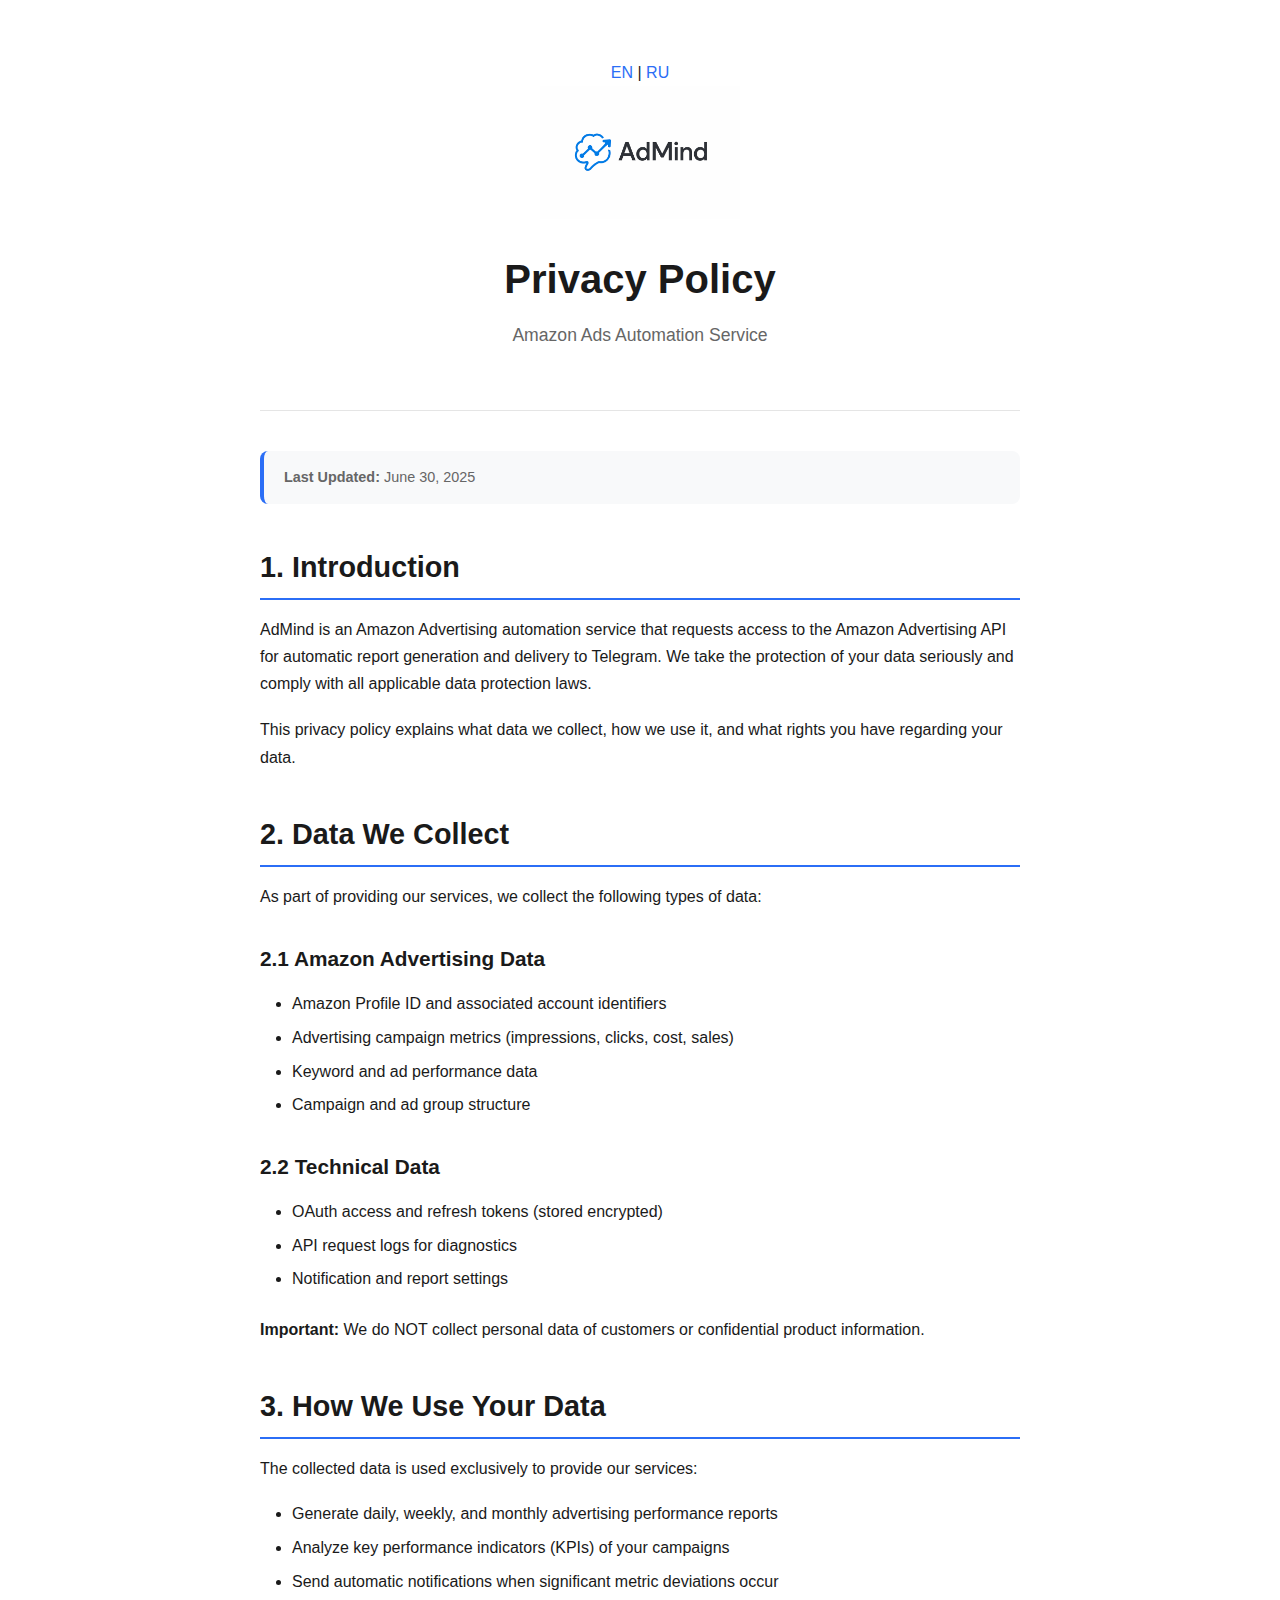
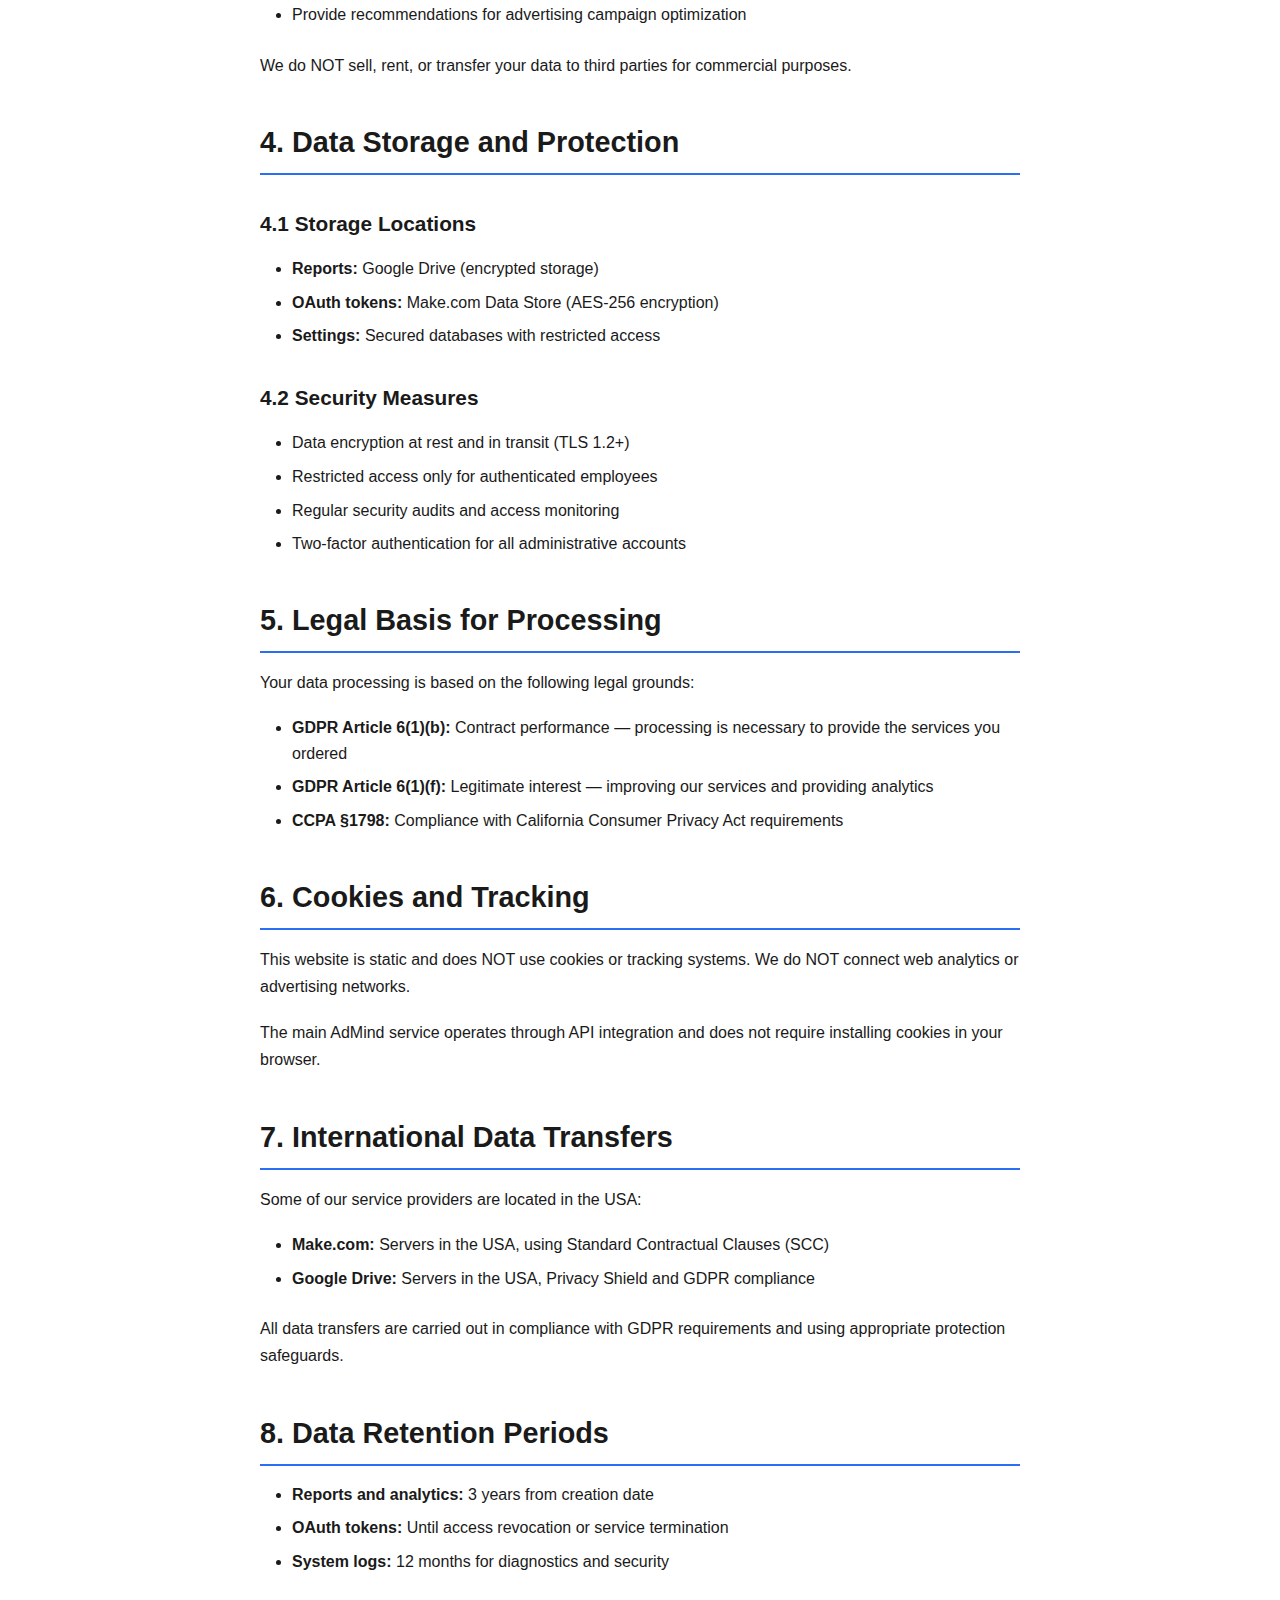
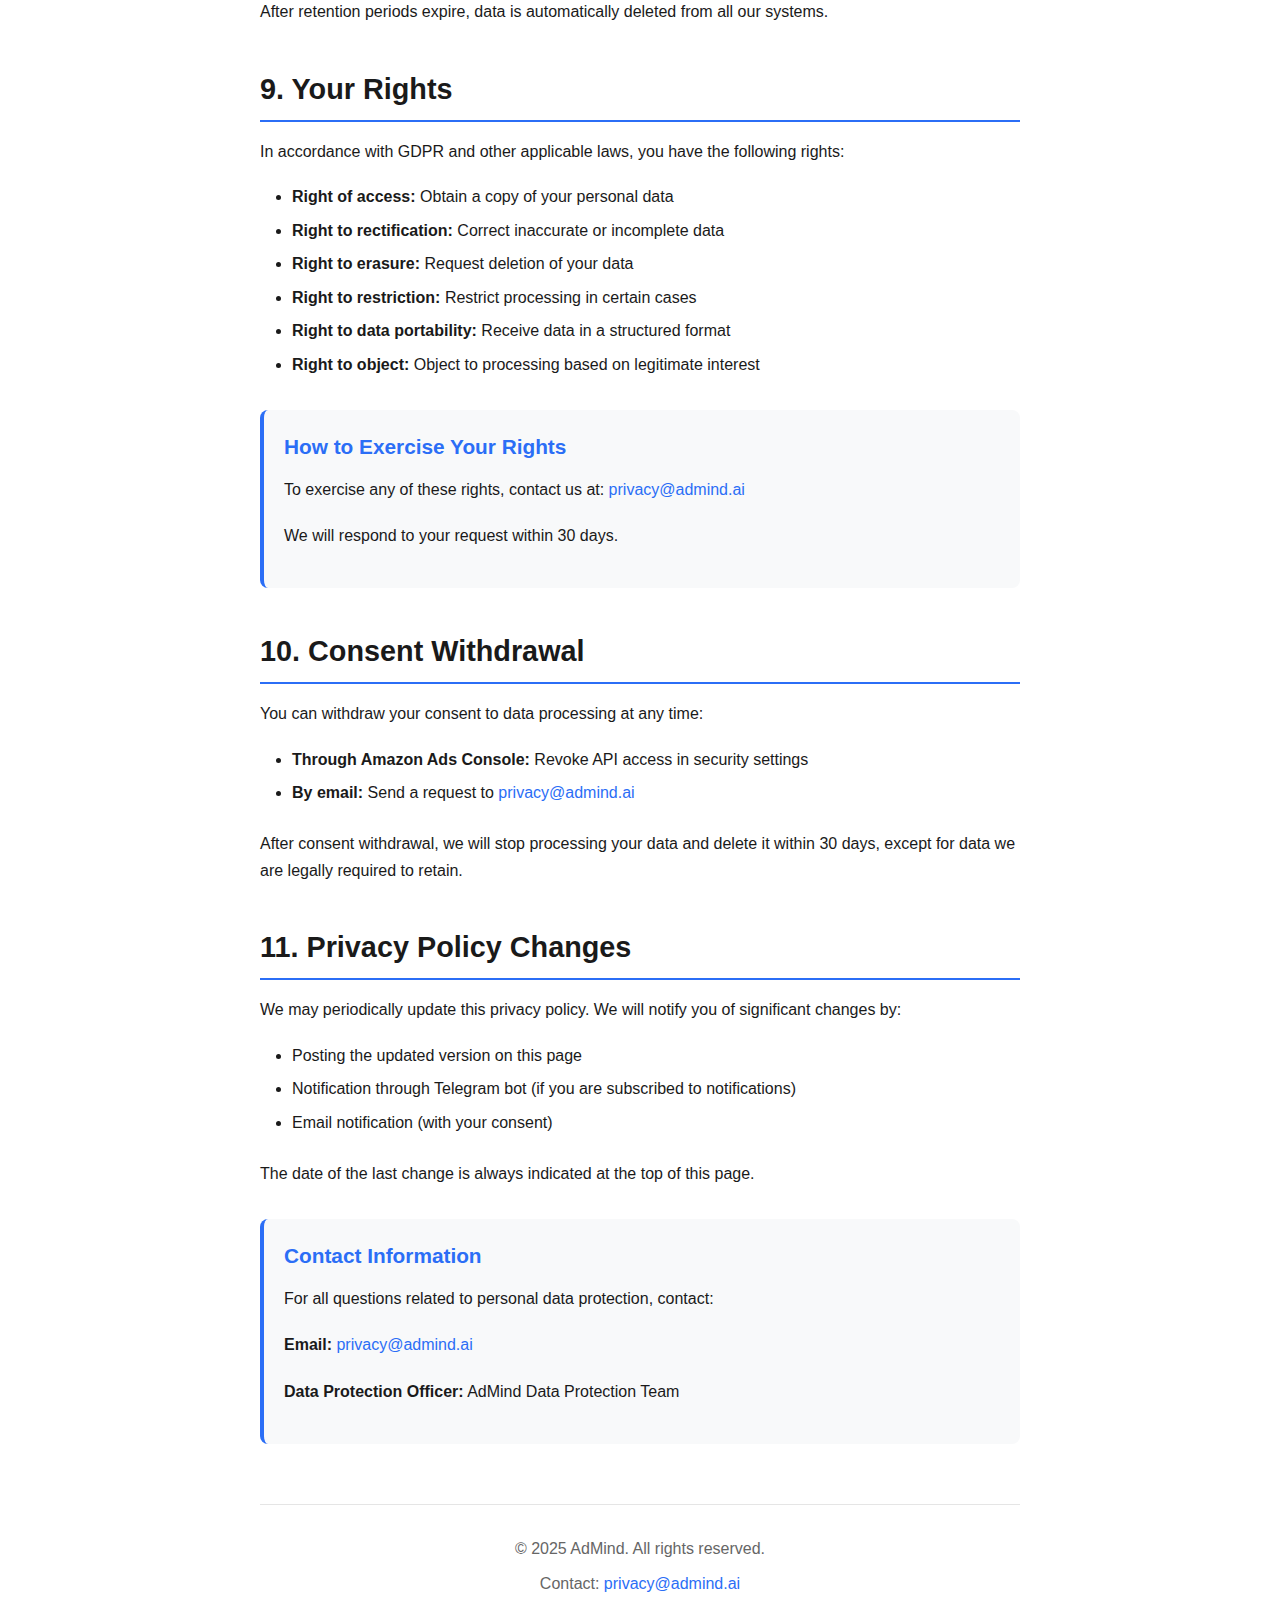
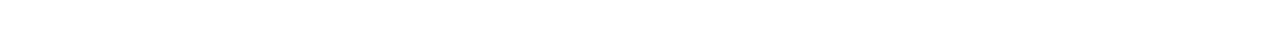
<file: index.html>
<!DOCTYPE html>
<html lang="en">
<head>
    <meta charset="UTF-8">
    <meta name="viewport" content="width=device-width, initial-scale=1.0">
    <meta name="description" content="Privacy Policy for AdMind service — Amazon Ads automation and reporting.">
    <meta name="keywords" content="AdMind, Amazon Ads, privacy policy, GDPR, CCPA">
    <meta name="author" content="AdMind">
    
    <!-- Open Graph / Facebook -->
    <meta property="og:type" content="website">
    <meta property="og:url" content="https://nasyryllauly.github.io/admind-privacy/">
    <meta property="og:title" content="Privacy Policy — AdMind">
    <meta property="og:description" content="Privacy Policy for AdMind service — Amazon Ads automation and reporting.">
    <meta property="og:image" content="assets/logo_admind_120x120.png">

    <!-- Twitter -->
    <meta property="twitter:card" content="summary">
    <meta property="twitter:url" content="https://nasyryllauly.github.io/admind-privacy/">
    <meta property="twitter:title" content="Privacy Policy — AdMind">
    <meta property="twitter:description" content="Privacy Policy for AdMind service — Amazon Ads automation and reporting.">
    <meta property="twitter:image" content="assets/logo_admind_120x120.png">
    
    <title>Privacy Policy — AdMind</title>
    <link rel="icon" type="image/png" href="assets/logo_admind_120x120.png">
    <link rel="stylesheet" href="style.css">
</head>
<body>
    <div class="container">
        <header class="header">
            <div class="language-switcher">
                <a href="index.html" class="lang-link active">EN</a>
                <span class="lang-separator">|</span>
                <a href="index_ru.html" class="lang-link">RU</a>
            </div>
            <img src="assets/logo_admind_horizontal.png" alt="AdMind Logo" class="logo">
            <h1>Privacy Policy</h1>
            <p class="subtitle">Amazon Ads Automation Service</p>
        </header>

        <main class="content">
            <div class="last-updated">
                <strong>Last Updated:</strong> June 30, 2025
            </div>

            <section id="introduction">
                <h2>1. Introduction</h2>
                <p>AdMind is an Amazon Advertising automation service that requests access to the Amazon Advertising API for automatic report generation and delivery to Telegram. We take the protection of your data seriously and comply with all applicable data protection laws.</p>
                
                <p>This privacy policy explains what data we collect, how we use it, and what rights you have regarding your data.</p>
            </section>

            <section id="data-collection">
                <h2>2. Data We Collect</h2>
                <p>As part of providing our services, we collect the following types of data:</p>
                
                <h3>2.1 Amazon Advertising Data</h3>
                <ul>
                    <li>Amazon Profile ID and associated account identifiers</li>
                    <li>Advertising campaign metrics (impressions, clicks, cost, sales)</li>
                    <li>Keyword and ad performance data</li>
                    <li>Campaign and ad group structure</li>
                </ul>

                <h3>2.2 Technical Data</h3>
                <ul>
                    <li>OAuth access and refresh tokens (stored encrypted)</li>
                    <li>API request logs for diagnostics</li>
                    <li>Notification and report settings</li>
                </ul>

                <p><strong>Important:</strong> We do NOT collect personal data of customers or confidential product information.</p>
            </section>

            <section id="data-usage">
                <h2>3. How We Use Your Data</h2>
                <p>The collected data is used exclusively to provide our services:</p>
                
                <ul>
                    <li>Generate daily, weekly, and monthly advertising performance reports</li>
                    <li>Analyze key performance indicators (KPIs) of your campaigns</li>
                    <li>Send automatic notifications when significant metric deviations occur</li>
                    <li>Provide recommendations for advertising campaign optimization</li>
                </ul>

                <p>We do NOT sell, rent, or transfer your data to third parties for commercial purposes.</p>
            </section>

            <section id="data-storage">
                <h2>4. Data Storage and Protection</h2>
                <h3>4.1 Storage Locations</h3>
                <ul>
                    <li><strong>Reports:</strong> Google Drive (encrypted storage)</li>
                    <li><strong>OAuth tokens:</strong> Make.com Data Store (AES-256 encryption)</li>
                    <li><strong>Settings:</strong> Secured databases with restricted access</li>
                </ul>

                <h3>4.2 Security Measures</h3>
                <ul>
                    <li>Data encryption at rest and in transit (TLS 1.2+)</li>
                    <li>Restricted access only for authenticated employees</li>
                    <li>Regular security audits and access monitoring</li>
                    <li>Two-factor authentication for all administrative accounts</li>
                </ul>
            </section>

            <section id="legal-basis">
                <h2>5. Legal Basis for Processing</h2>
                <p>Your data processing is based on the following legal grounds:</p>
                
                <ul>
                    <li><strong>GDPR Article 6(1)(b):</strong> Contract performance — processing is necessary to provide the services you ordered</li>
                    <li><strong>GDPR Article 6(1)(f):</strong> Legitimate interest — improving our services and providing analytics</li>
                    <li><strong>CCPA §1798:</strong> Compliance with California Consumer Privacy Act requirements</li>
                </ul>
            </section>

            <section id="cookies">
                <h2>6. Cookies and Tracking</h2>
                <p>This website is static and does NOT use cookies or tracking systems. We do NOT connect web analytics or advertising networks.</p>
                
                <p>The main AdMind service operates through API integration and does not require installing cookies in your browser.</p>
            </section>

            <section id="international-transfers">
                <h2>7. International Data Transfers</h2>
                <p>Some of our service providers are located in the USA:</p>
                
                <ul>
                    <li><strong>Make.com:</strong> Servers in the USA, using Standard Contractual Clauses (SCC)</li>
                    <li><strong>Google Drive:</strong> Servers in the USA, Privacy Shield and GDPR compliance</li>
                </ul>

                <p>All data transfers are carried out in compliance with GDPR requirements and using appropriate protection safeguards.</p>
            </section>

            <section id="retention">
                <h2>8. Data Retention Periods</h2>
                <ul>
                    <li><strong>Reports and analytics:</strong> 3 years from creation date</li>
                    <li><strong>OAuth tokens:</strong> Until access revocation or service termination</li>
                    <li><strong>System logs:</strong> 12 months for diagnostics and security</li>
                </ul>

                <p>After retention periods expire, data is automatically deleted from all our systems.</p>
            </section>

            <section id="your-rights">
                <h2>9. Your Rights</h2>
                <p>In accordance with GDPR and other applicable laws, you have the following rights:</p>
                
                <ul>
                    <li><strong>Right of access:</strong> Obtain a copy of your personal data</li>
                    <li><strong>Right to rectification:</strong> Correct inaccurate or incomplete data</li>
                    <li><strong>Right to erasure:</strong> Request deletion of your data</li>
                    <li><strong>Right to restriction:</strong> Restrict processing in certain cases</li>
                    <li><strong>Right to data portability:</strong> Receive data in a structured format</li>
                    <li><strong>Right to object:</strong> Object to processing based on legitimate interest</li>
                </ul>

                <div class="contact-info">
                    <h3>How to Exercise Your Rights</h3>
                    <p>To exercise any of these rights, contact us at: <a href="mailto:privacy@admind.ai">privacy@admind.ai</a></p>
                    <p>We will respond to your request within 30 days.</p>
                </div>
            </section>

            <section id="consent-withdrawal">
                <h2>10. Consent Withdrawal</h2>
                <p>You can withdraw your consent to data processing at any time:</p>
                
                <ul>
                    <li><strong>Through Amazon Ads Console:</strong> Revoke API access in security settings</li>
                    <li><strong>By email:</strong> Send a request to <a href="mailto:privacy@admind.ai">privacy@admind.ai</a></li>
                </ul>

                <p>After consent withdrawal, we will stop processing your data and delete it within 30 days, except for data we are legally required to retain.</p>
            </section>

            <section id="policy-changes">
                <h2>11. Privacy Policy Changes</h2>
                <p>We may periodically update this privacy policy. We will notify you of significant changes by:</p>
                
                <ul>
                    <li>Posting the updated version on this page</li>
                    <li>Notification through Telegram bot (if you are subscribed to notifications)</li>
                    <li>Email notification (with your consent)</li>
                </ul>

                <p>The date of the last change is always indicated at the top of this page.</p>
            </section>

            <div class="contact-info">
                <h3>Contact Information</h3>
                <p>For all questions related to personal data protection, contact:</p>
                <p><strong>Email:</strong> <a href="mailto:privacy@admind.ai">privacy@admind.ai</a></p>
                <p><strong>Data Protection Officer:</strong> AdMind Data Protection Team</p>
            </div>
        </main>

        <footer class="footer">
            <p>&copy; 2025 AdMind. All rights reserved.</p>
            <p>Contact: <a href="mailto:privacy@admind.ai">privacy@admind.ai</a></p>
        </footer>
    </div>
</body>
</html>
</file>
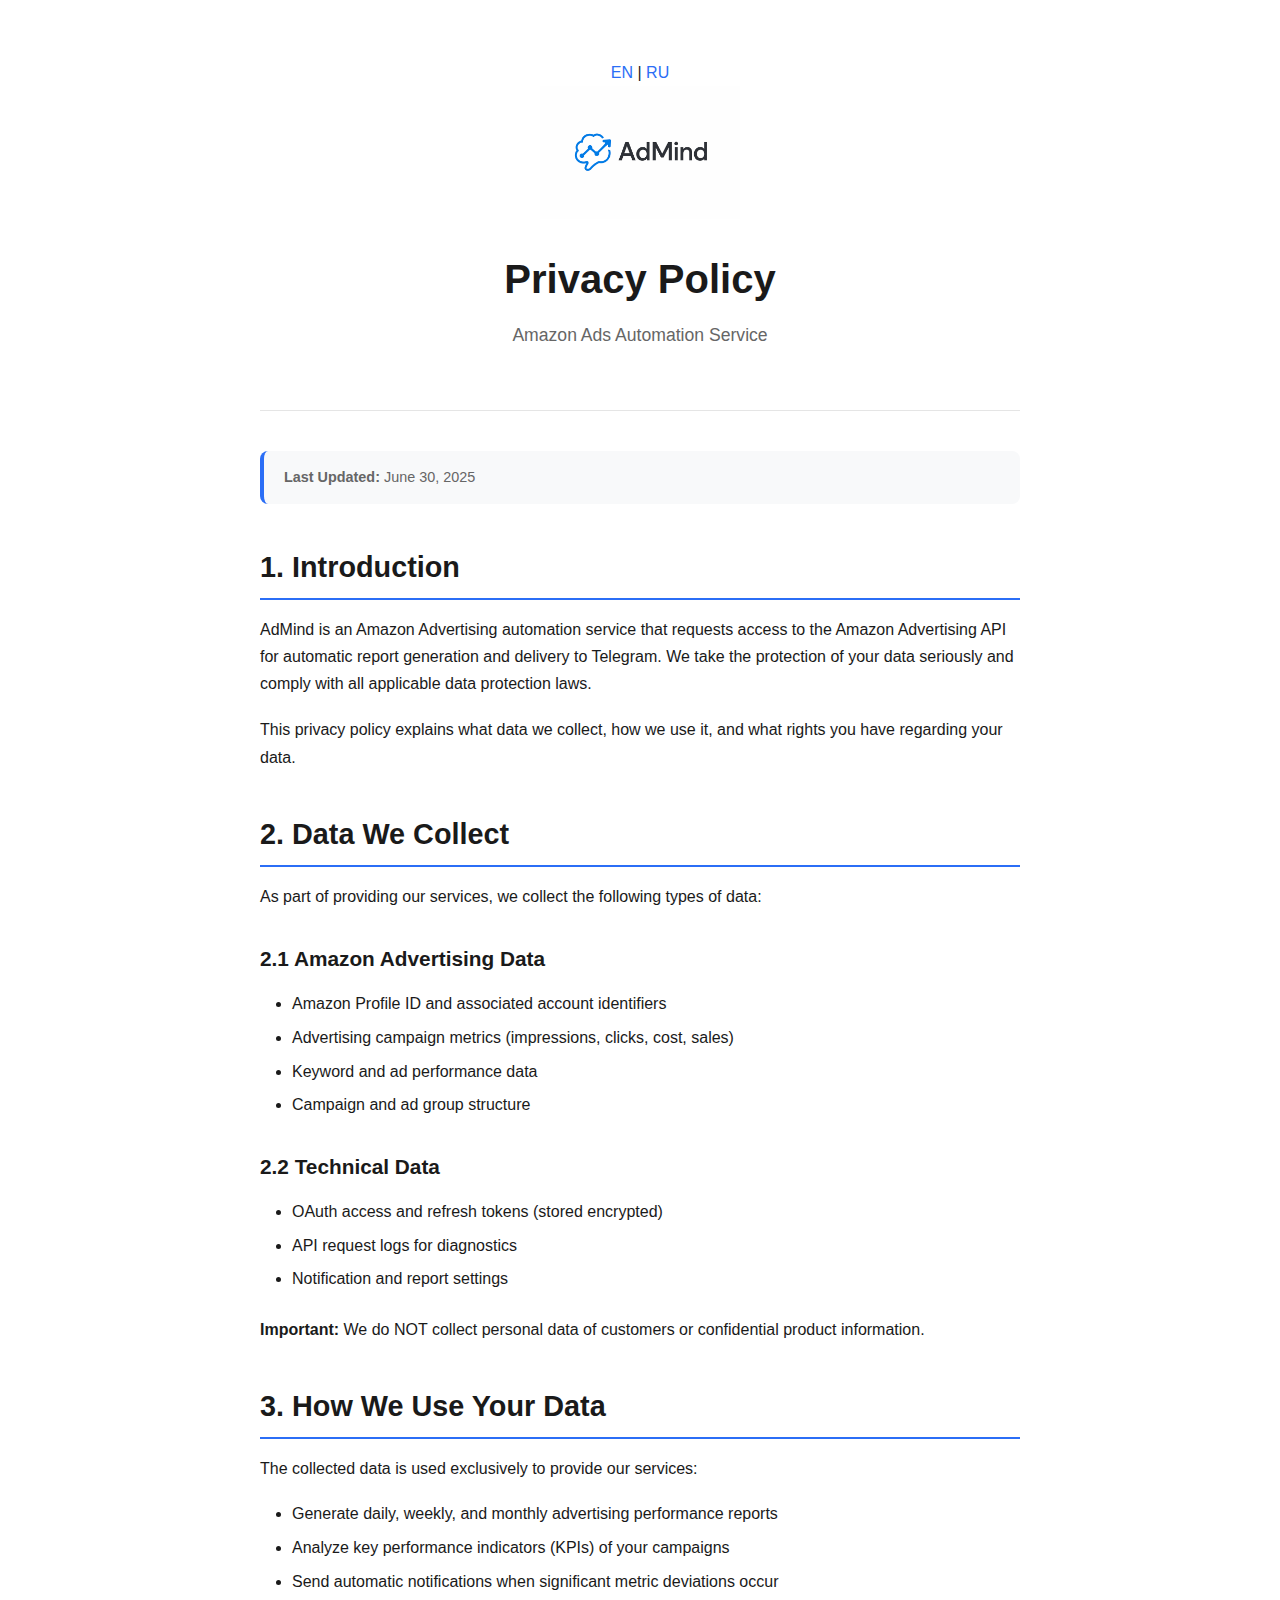
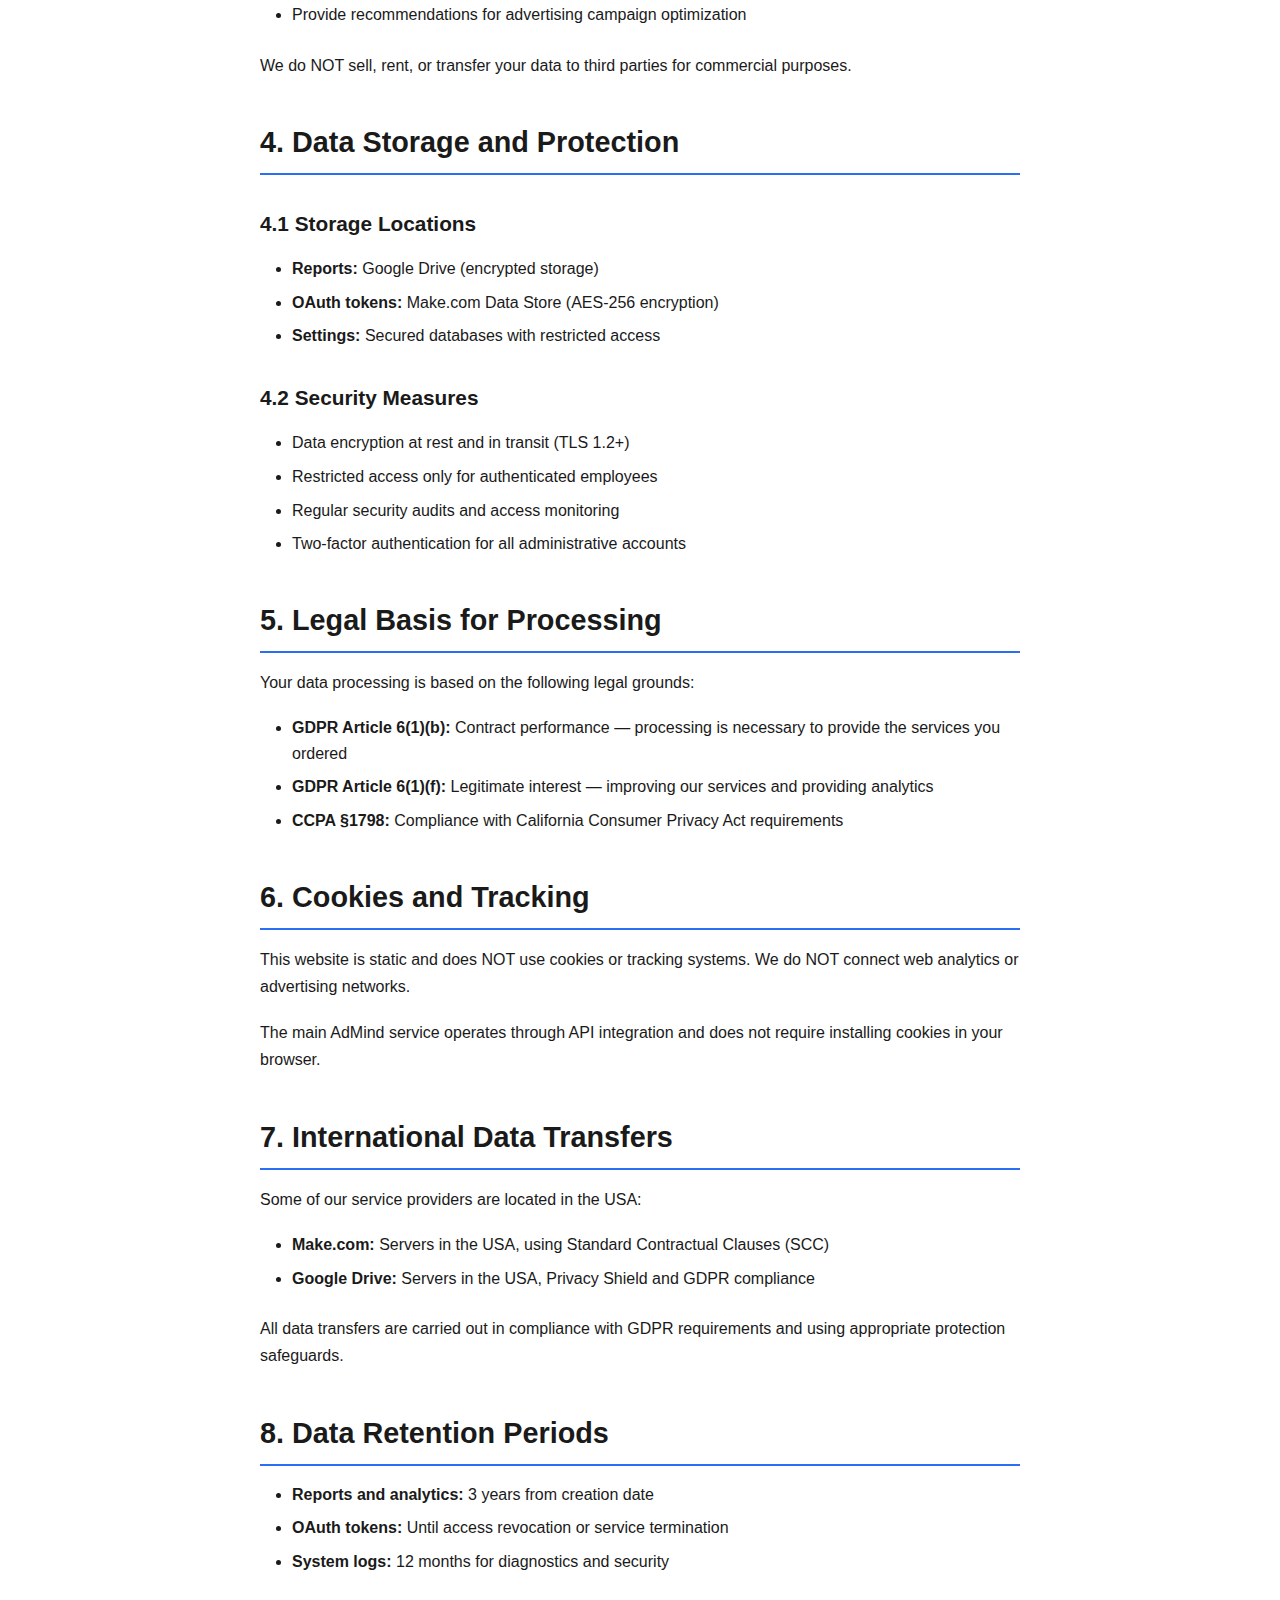
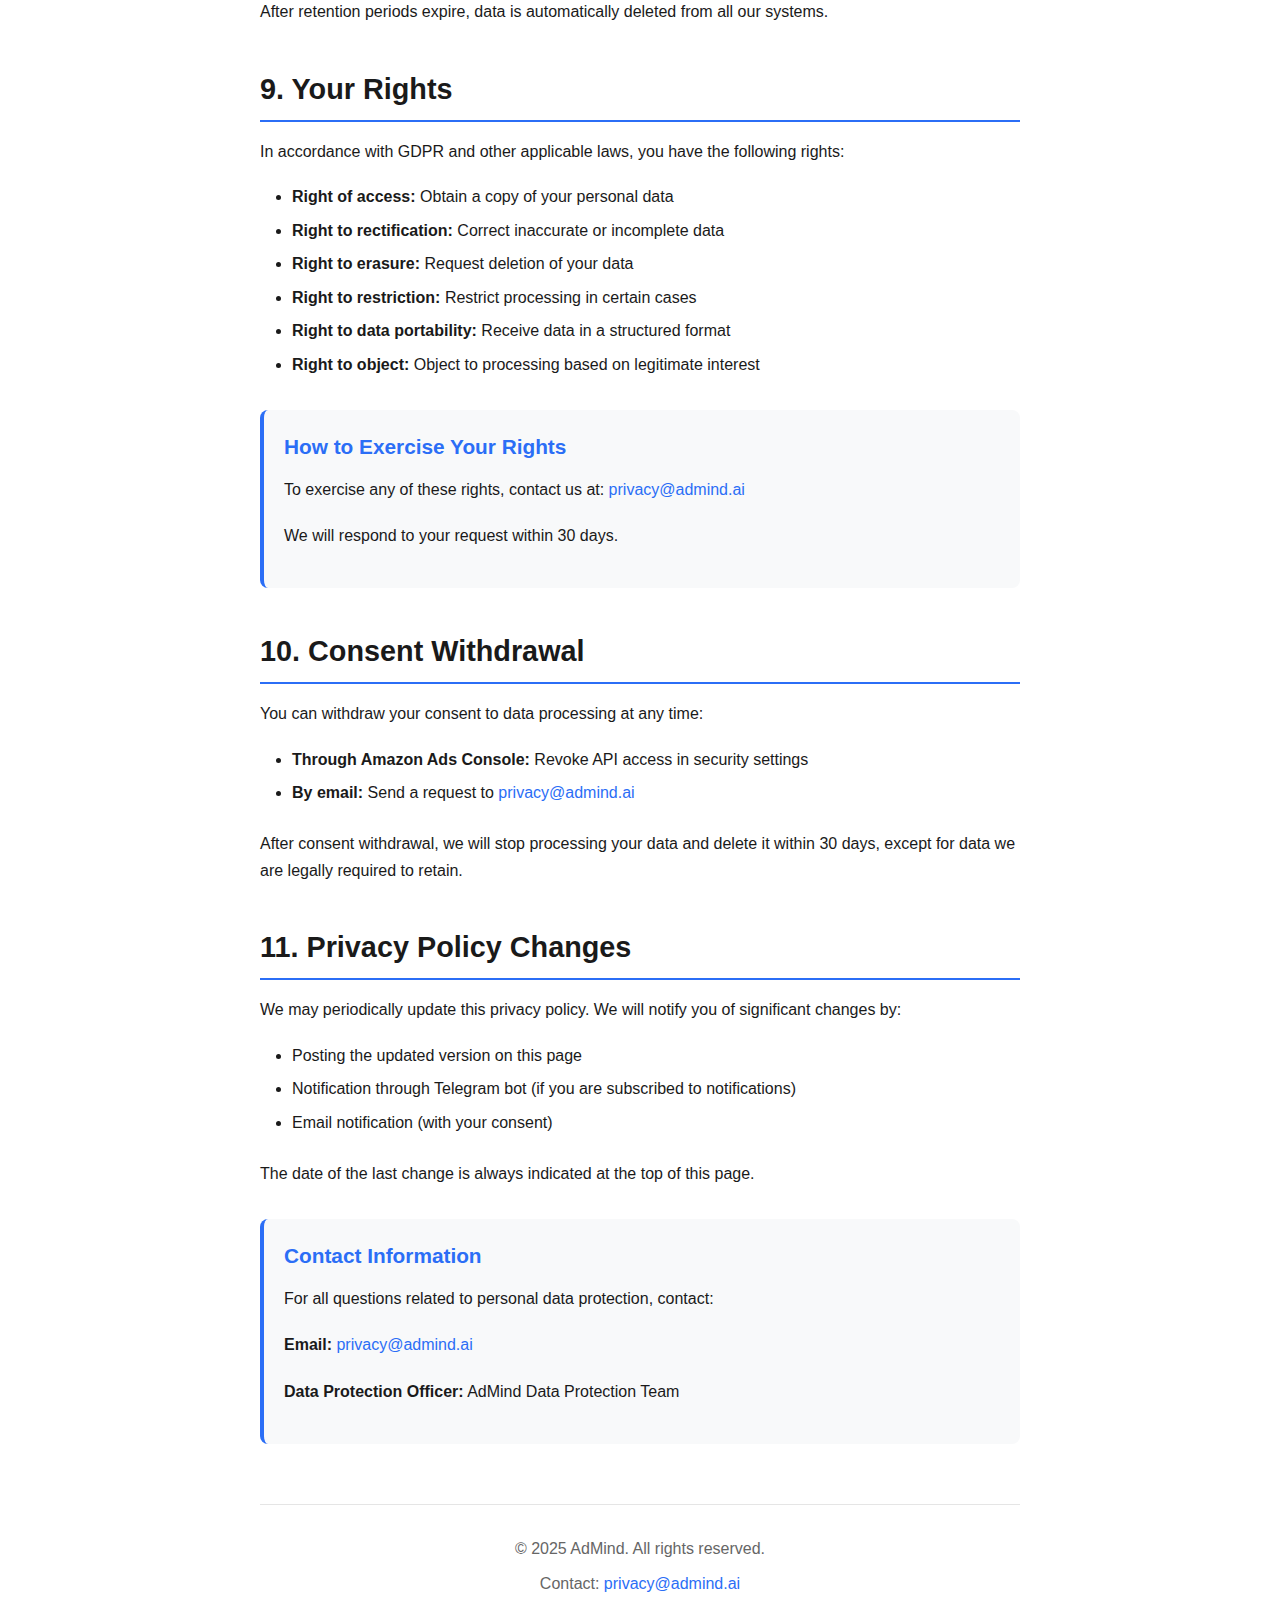
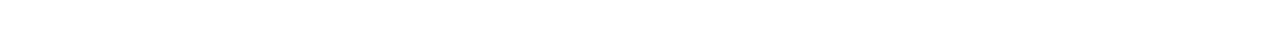
<file: index_en.html>
<!DOCTYPE html>
<html lang="en">
<head>
    <meta charset="UTF-8">
    <meta name="viewport" content="width=device-width, initial-scale=1.0">
    <meta name="description" content="Privacy Policy for AdMind service — Amazon Ads automation and reporting.">
    <meta name="keywords" content="AdMind, Amazon Ads, privacy policy, GDPR, CCPA">
    <meta name="author" content="AdMind">
    
    <!-- Open Graph / Facebook -->
    <meta property="og:type" content="website">
    <meta property="og:url" content="https://nasyryllauly.github.io/admind-privacy/index_en.html">
    <meta property="og:title" content="Privacy Policy — AdMind">
    <meta property="og:description" content="Privacy Policy for AdMind service — Amazon Ads automation and reporting.">
    <meta property="og:image" content="/assets/logo_admind_120x120.png">

    <!-- Twitter -->
    <meta property="twitter:card" content="summary">
    <meta property="twitter:url" content="https://nasyryllauly.github.io/admind-privacy/index_en.html">
    <meta property="twitter:title" content="Privacy Policy — AdMind">
    <meta property="twitter:description" content="Privacy Policy for AdMind service — Amazon Ads automation and reporting.">
    <meta property="twitter:image" content="/assets/logo_admind_120x120.png">
    
    <title>Privacy Policy — AdMind</title>
    <link rel="icon" type="image/png" href="assets/logo_admind_120x120.png">
    <link rel="stylesheet" href="style.css">
</head>
<body>
    <div class="container">
        <header class="header">
            <div class="language-switcher">
                <a href="index_en.html" class="lang-link active">EN</a>
                <span class="lang-separator">|</span>
                <a href="index_ru.html" class="lang-link">RU</a>
            </div>
            <img src="assets/logo_admind_horizontal.png" alt="AdMind Logo" class="logo">
            <h1>Privacy Policy</h1>
            <p class="subtitle">Amazon Ads Automation Service</p>
        </header>

        <main class="content">
            <div class="last-updated">
                <strong>Last Updated:</strong> June 30, 2025
            </div>

            <section id="introduction">
                <h2>1. Introduction</h2>
                <p>AdMind is an Amazon Advertising automation service that requests access to the Amazon Advertising API for automatic report generation and delivery to Telegram. We take the protection of your data seriously and comply with all applicable data protection laws.</p>
                
                <p>This privacy policy explains what data we collect, how we use it, and what rights you have regarding your data.</p>
            </section>

            <section id="data-collection">
                <h2>2. Data We Collect</h2>
                <p>As part of providing our services, we collect the following types of data:</p>
                
                <h3>2.1 Amazon Advertising Data</h3>
                <ul>
                    <li>Amazon Profile ID and associated account identifiers</li>
                    <li>Advertising campaign metrics (impressions, clicks, cost, sales)</li>
                    <li>Keyword and ad performance data</li>
                    <li>Campaign and ad group structure</li>
                </ul>

                <h3>2.2 Technical Data</h3>
                <ul>
                    <li>OAuth access and refresh tokens (stored encrypted)</li>
                    <li>API request logs for diagnostics</li>
                    <li>Notification and report settings</li>
                </ul>

                <p><strong>Important:</strong> We do NOT collect personal data of customers or confidential product information.</p>
            </section>

            <section id="data-usage">
                <h2>3. How We Use Your Data</h2>
                <p>The collected data is used exclusively to provide our services:</p>
                
                <ul>
                    <li>Generate daily, weekly, and monthly advertising performance reports</li>
                    <li>Analyze key performance indicators (KPIs) of your campaigns</li>
                    <li>Send automatic notifications when significant metric deviations occur</li>
                    <li>Provide recommendations for advertising campaign optimization</li>
                </ul>

                <p>We do NOT sell, rent, or transfer your data to third parties for commercial purposes.</p>
            </section>

            <section id="data-storage">
                <h2>4. Data Storage and Protection</h2>
                <h3>4.1 Storage Locations</h3>
                <ul>
                    <li><strong>Reports:</strong> Google Drive (encrypted storage)</li>
                    <li><strong>OAuth tokens:</strong> Make.com Data Store (AES-256 encryption)</li>
                    <li><strong>Settings:</strong> Secured databases with restricted access</li>
                </ul>

                <h3>4.2 Security Measures</h3>
                <ul>
                    <li>Data encryption at rest and in transit (TLS 1.2+)</li>
                    <li>Restricted access only for authenticated employees</li>
                    <li>Regular security audits and access monitoring</li>
                    <li>Two-factor authentication for all administrative accounts</li>
                </ul>
            </section>

            <section id="legal-basis">
                <h2>5. Legal Basis for Processing</h2>
                <p>Your data processing is based on the following legal grounds:</p>
                
                <ul>
                    <li><strong>GDPR Article 6(1)(b):</strong> Contract performance — processing is necessary to provide the services you ordered</li>
                    <li><strong>GDPR Article 6(1)(f):</strong> Legitimate interest — improving our services and providing analytics</li>
                    <li><strong>CCPA §1798:</strong> Compliance with California Consumer Privacy Act requirements</li>
                </ul>
            </section>

            <section id="cookies">
                <h2>6. Cookies and Tracking</h2>
                <p>This website is static and does NOT use cookies or tracking systems. We do NOT connect web analytics or advertising networks.</p>
                
                <p>The main AdMind service operates through API integration and does not require installing cookies in your browser.</p>
            </section>

            <section id="international-transfers">
                <h2>7. International Data Transfers</h2>
                <p>Some of our service providers are located in the USA:</p>
                
                <ul>
                    <li><strong>Make.com:</strong> Servers in the USA, using Standard Contractual Clauses (SCC)</li>
                    <li><strong>Google Drive:</strong> Servers in the USA, Privacy Shield and GDPR compliance</li>
                </ul>

                <p>All data transfers are carried out in compliance with GDPR requirements and using appropriate protection safeguards.</p>
            </section>

            <section id="retention">
                <h2>8. Data Retention Periods</h2>
                <ul>
                    <li><strong>Reports and analytics:</strong> 3 years from creation date</li>
                    <li><strong>OAuth tokens:</strong> Until access revocation or service termination</li>
                    <li><strong>System logs:</strong> 12 months for diagnostics and security</li>
                </ul>

                <p>After retention periods expire, data is automatically deleted from all our systems.</p>
            </section>

            <section id="your-rights">
                <h2>9. Your Rights</h2>
                <p>In accordance with GDPR and other applicable laws, you have the following rights:</p>
                
                <ul>
                    <li><strong>Right of access:</strong> Obtain a copy of your personal data</li>
                    <li><strong>Right to rectification:</strong> Correct inaccurate or incomplete data</li>
                    <li><strong>Right to erasure:</strong> Request deletion of your data</li>
                    <li><strong>Right to restriction:</strong> Restrict processing in certain cases</li>
                    <li><strong>Right to data portability:</strong> Receive data in a structured format</li>
                    <li><strong>Right to object:</strong> Object to processing based on legitimate interest</li>
                </ul>

                <div class="contact-info">
                    <h3>How to Exercise Your Rights</h3>
                    <p>To exercise any of these rights, contact us at: <a href="mailto:privacy@admind.ai">privacy@admind.ai</a></p>
                    <p>We will respond to your request within 30 days.</p>
                </div>
            </section>

            <section id="consent-withdrawal">
                <h2>10. Consent Withdrawal</h2>
                <p>You can withdraw your consent to data processing at any time:</p>
                
                <ul>
                    <li><strong>Through Amazon Ads Console:</strong> Revoke API access in security settings</li>
                    <li><strong>By email:</strong> Send a request to <a href="mailto:privacy@admind.ai">privacy@admind.ai</a></li>
                </ul>

                <p>After consent withdrawal, we will stop processing your data and delete it within 30 days, except for data we are legally required to retain.</p>
            </section>

            <section id="policy-changes">
                <h2>11. Privacy Policy Changes</h2>
                <p>We may periodically update this privacy policy. We will notify you of significant changes by:</p>
                
                <ul>
                    <li>Posting the updated version on this page</li>
                    <li>Notification through Telegram bot (if you are subscribed to notifications)</li>
                    <li>Email notification (with your consent)</li>
                </ul>

                <p>The date of the last change is always indicated at the top of this page.</p>
            </section>

            <div class="contact-info">
                <h3>Contact Information</h3>
                <p>For all questions related to personal data protection, contact:</p>
                <p><strong>Email:</strong> <a href="mailto:privacy@admind.ai">privacy@admind.ai</a></p>
                <p><strong>Data Protection Officer:</strong> AdMind Data Protection Team</p>
            </div>
        </main>

        <footer class="footer">
            <p>&copy; 2025 AdMind. All rights reserved.</p>
            <p>Contact: <a href="mailto:privacy@admind.ai">privacy@admind.ai</a></p>
        </footer>
    </div>
</body>
</html>
</file>
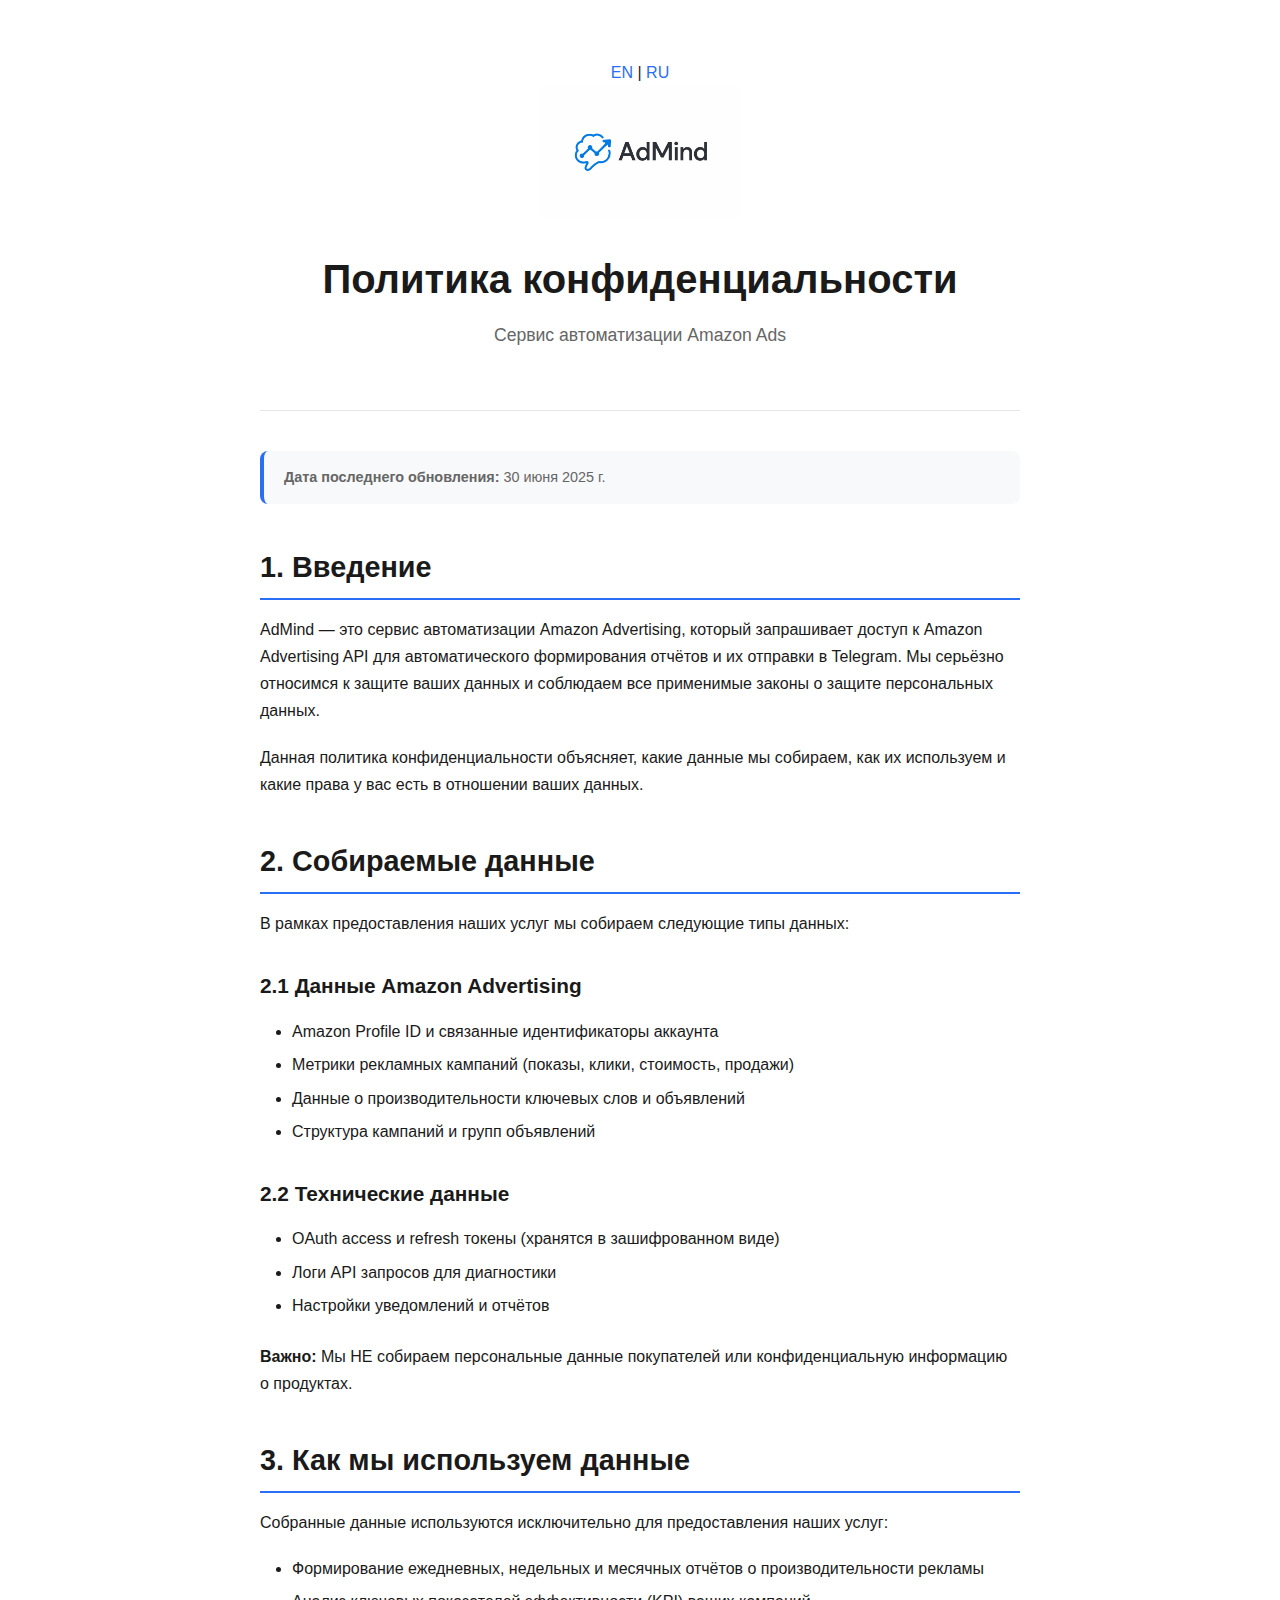
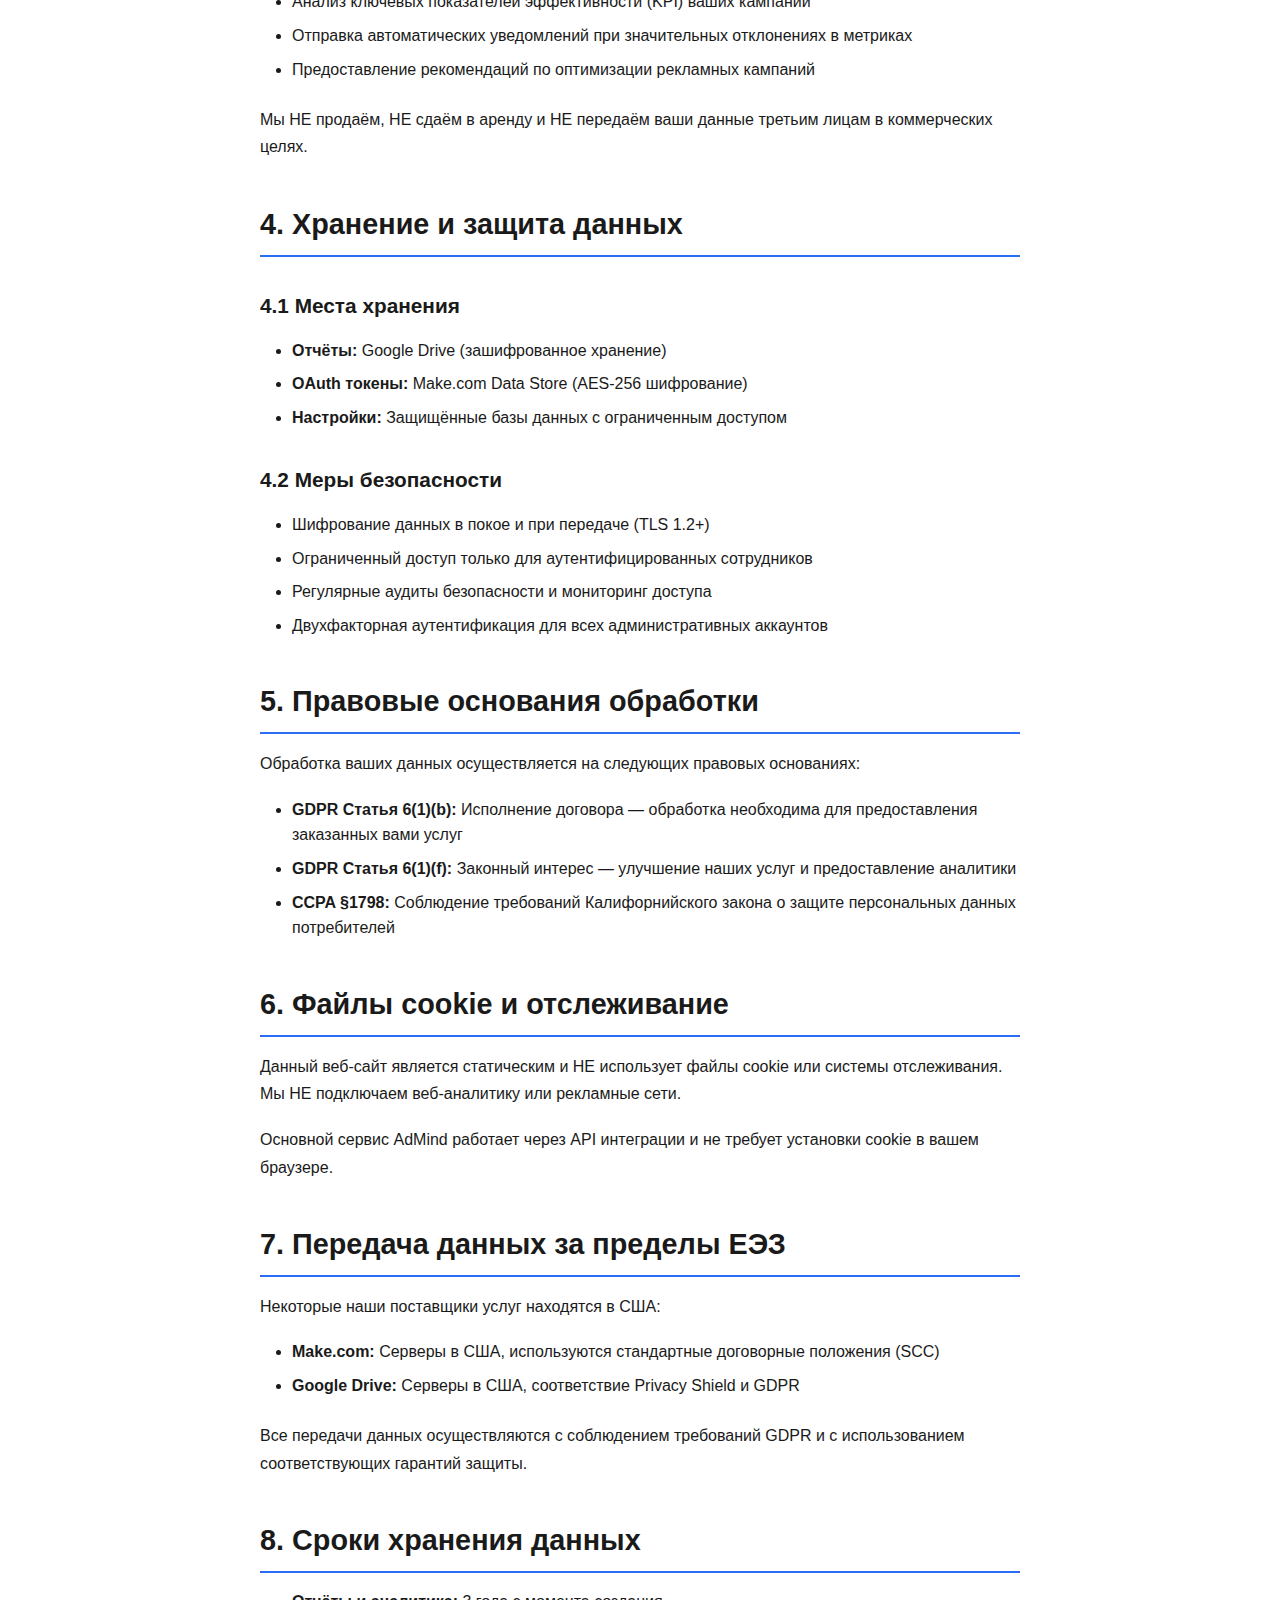
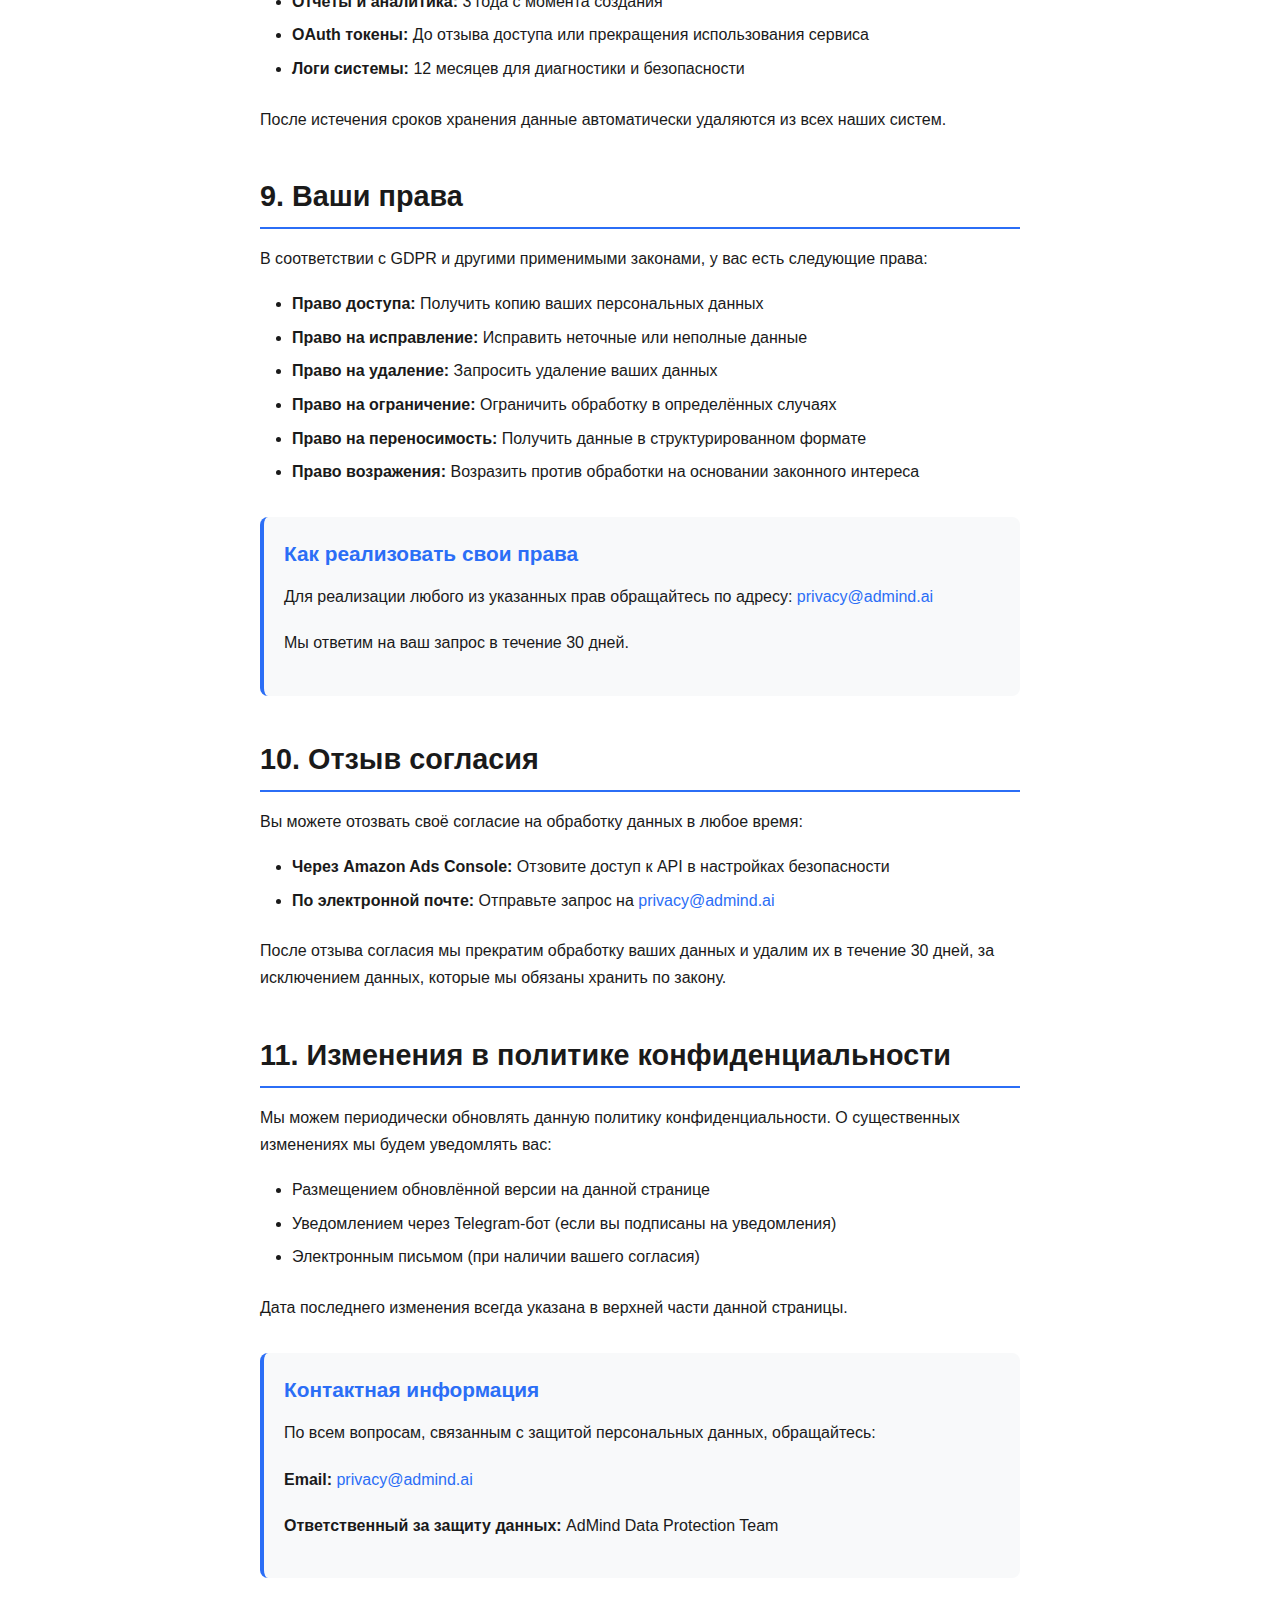
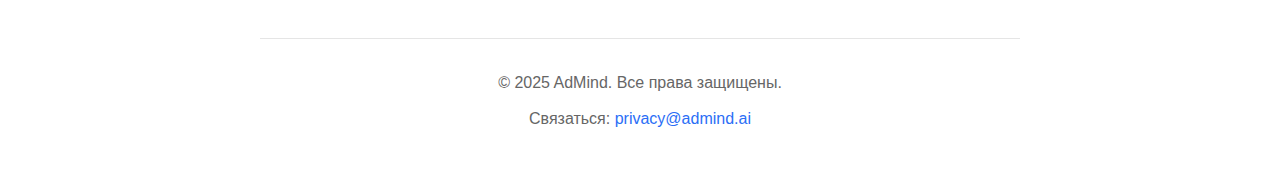
<file: index_ru.html>
<!DOCTYPE html>
<html lang="ru">
<head>
    <meta charset="UTF-8">
    <meta name="viewport" content="width=device-width, initial-scale=1.0">
    <meta name="description" content="Политика конфиденциальности сервиса AdMind — автоматизация Amazon Ads и отчётов.">
    <meta name="keywords" content="AdMind, Amazon Ads, политика конфиденциальности, GDPR, CCPA">
    <meta name="author" content="AdMind">
    
    <!-- Open Graph / Facebook -->
    <meta property="og:type" content="website">
    <meta property="og:url" content="https://nasyryllauly.github.io/admind-privacy/">
    <meta property="og:title" content="Политика конфиденциальности — AdMind">
    <meta property="og:description" content="Политика конфиденциальности сервиса AdMind — автоматизация Amazon Ads и отчётов.">
    <meta property="og:image" content="/assets/logo_admind_120x120.png">

    <!-- Twitter -->
    <meta property="twitter:card" content="summary">
    <meta property="twitter:url" content="https://nasyryllauly.github.io/admind-privacy/">
    <meta property="twitter:title" content="Политика конфиденциальности — AdMind">
    <meta property="twitter:description" content="Политика конфиденциальности сервиса AdMind — автоматизация Amazon Ads и отчётов.">
    <meta property="twitter:image" content="/assets/logo_admind_120x120.png">
    
    <title>Политика конфиденциальности — AdMind</title>
    <link rel="icon" type="image/png" href="assets/logo_admind_120x120.png">
    <link rel="stylesheet" href="style.css">
</head>
<body>
    <div class="container">
        <header class="header">
            <div class="language-switcher">
                <a href="index_en.html" class="lang-link">EN</a>
                <span class="lang-separator">|</span>
                <a href="index_ru.html" class="lang-link active">RU</a>
            </div>
            <img src="assets/logo_admind_horizontal.png" alt="AdMind Logo" class="logo">
            <h1>Политика конфиденциальности</h1>
            <p class="subtitle">Сервис автоматизации Amazon Ads</p>
        </header>

        <main class="content">
            <div class="last-updated">
                <strong>Дата последнего обновления:</strong> 30 июня 2025 г.
            </div>

            <section id="introduction">
                <h2>1. Введение</h2>
                <p>AdMind — это сервис автоматизации Amazon Advertising, который запрашивает доступ к Amazon Advertising API для автоматического формирования отчётов и их отправки в Telegram. Мы серьёзно относимся к защите ваших данных и соблюдаем все применимые законы о защите персональных данных.</p>
                
                <p>Данная политика конфиденциальности объясняет, какие данные мы собираем, как их используем и какие права у вас есть в отношении ваших данных.</p>
            </section>

            <section id="data-collection">
                <h2>2. Собираемые данные</h2>
                <p>В рамках предоставления наших услуг мы собираем следующие типы данных:</p>
                
                <h3>2.1 Данные Amazon Advertising</h3>
                <ul>
                    <li>Amazon Profile ID и связанные идентификаторы аккаунта</li>
                    <li>Метрики рекламных кампаний (показы, клики, стоимость, продажи)</li>
                    <li>Данные о производительности ключевых слов и объявлений</li>
                    <li>Структура кампаний и групп объявлений</li>
                </ul>

                <h3>2.2 Технические данные</h3>
                <ul>
                    <li>OAuth access и refresh токены (хранятся в зашифрованном виде)</li>
                    <li>Логи API запросов для диагностики</li>
                    <li>Настройки уведомлений и отчётов</li>
                </ul>

                <p><strong>Важно:</strong> Мы НЕ собираем персональные данные покупателей или конфиденциальную информацию о продуктах.</p>
            </section>

            <section id="data-usage">
                <h2>3. Как мы используем данные</h2>
                <p>Собранные данные используются исключительно для предоставления наших услуг:</p>
                
                <ul>
                    <li>Формирование ежедневных, недельных и месячных отчётов о производительности рекламы</li>
                    <li>Анализ ключевых показателей эффективности (KPI) ваших кампаний</li>
                    <li>Отправка автоматических уведомлений при значительных отклонениях в метриках</li>
                    <li>Предоставление рекомендаций по оптимизации рекламных кампаний</li>
                </ul>

                <p>Мы НЕ продаём, НЕ сдаём в аренду и НЕ передаём ваши данные третьим лицам в коммерческих целях.</p>
            </section>

            <section id="data-storage">
                <h2>4. Хранение и защита данных</h2>
                <h3>4.1 Места хранения</h3>
                <ul>
                    <li><strong>Отчёты:</strong> Google Drive (зашифрованное хранение)</li>
                    <li><strong>OAuth токены:</strong> Make.com Data Store (AES-256 шифрование)</li>
                    <li><strong>Настройки:</strong> Защищённые базы данных с ограниченным доступом</li>
                </ul>

                <h3>4.2 Меры безопасности</h3>
                <ul>
                    <li>Шифрование данных в покое и при передаче (TLS 1.2+)</li>
                    <li>Ограниченный доступ только для аутентифицированных сотрудников</li>
                    <li>Регулярные аудиты безопасности и мониторинг доступа</li>
                    <li>Двухфакторная аутентификация для всех административных аккаунтов</li>
                </ul>
            </section>

            <section id="legal-basis">
                <h2>5. Правовые основания обработки</h2>
                <p>Обработка ваших данных осуществляется на следующих правовых основаниях:</p>
                
                <ul>
                    <li><strong>GDPR Статья 6(1)(b):</strong> Исполнение договора — обработка необходима для предоставления заказанных вами услуг</li>
                    <li><strong>GDPR Статья 6(1)(f):</strong> Законный интерес — улучшение наших услуг и предоставление аналитики</li>
                    <li><strong>CCPA §1798:</strong> Соблюдение требований Калифорнийского закона о защите персональных данных потребителей</li>
                </ul>
            </section>

            <section id="cookies">
                <h2>6. Файлы cookie и отслеживание</h2>
                <p>Данный веб-сайт является статическим и НЕ использует файлы cookie или системы отслеживания. Мы НЕ подключаем веб-аналитику или рекламные сети.</p>
                
                <p>Основной сервис AdMind работает через API интеграции и не требует установки cookie в вашем браузере.</p>
            </section>

            <section id="international-transfers">
                <h2>7. Передача данных за пределы ЕЭЗ</h2>
                <p>Некоторые наши поставщики услуг находятся в США:</p>
                
                <ul>
                    <li><strong>Make.com:</strong> Серверы в США, используются стандартные договорные положения (SCC)</li>
                    <li><strong>Google Drive:</strong> Серверы в США, соответствие Privacy Shield и GDPR</li>
                </ul>

                <p>Все передачи данных осуществляются с соблюдением требований GDPR и с использованием соответствующих гарантий защиты.</p>
            </section>

            <section id="retention">
                <h2>8. Сроки хранения данных</h2>
                <ul>
                    <li><strong>Отчёты и аналитика:</strong> 3 года с момента создания</li>
                    <li><strong>OAuth токены:</strong> До отзыва доступа или прекращения использования сервиса</li>
                    <li><strong>Логи системы:</strong> 12 месяцев для диагностики и безопасности</li>
                </ul>

                <p>После истечения сроков хранения данные автоматически удаляются из всех наших систем.</p>
            </section>

            <section id="your-rights">
                <h2>9. Ваши права</h2>
                <p>В соответствии с GDPR и другими применимыми законами, у вас есть следующие права:</p>
                
                <ul>
                    <li><strong>Право доступа:</strong> Получить копию ваших персональных данных</li>
                    <li><strong>Право на исправление:</strong> Исправить неточные или неполные данные</li>
                    <li><strong>Право на удаление:</strong> Запросить удаление ваших данных</li>
                    <li><strong>Право на ограничение:</strong> Ограничить обработку в определённых случаях</li>
                    <li><strong>Право на переносимость:</strong> Получить данные в структурированном формате</li>
                    <li><strong>Право возражения:</strong> Возразить против обработки на основании законного интереса</li>
                </ul>

                <div class="contact-info">
                    <h3>Как реализовать свои права</h3>
                    <p>Для реализации любого из указанных прав обращайтесь по адресу: <a href="mailto:privacy@admind.ai">privacy@admind.ai</a></p>
                    <p>Мы ответим на ваш запрос в течение 30 дней.</p>
                </div>
            </section>

            <section id="consent-withdrawal">
                <h2>10. Отзыв согласия</h2>
                <p>Вы можете отозвать своё согласие на обработку данных в любое время:</p>
                
                <ul>
                    <li><strong>Через Amazon Ads Console:</strong> Отзовите доступ к API в настройках безопасности</li>
                    <li><strong>По электронной почте:</strong> Отправьте запрос на <a href="mailto:privacy@admind.ai">privacy@admind.ai</a></li>
                </ul>

                <p>После отзыва согласия мы прекратим обработку ваших данных и удалим их в течение 30 дней, за исключением данных, которые мы обязаны хранить по закону.</p>
            </section>

            <section id="policy-changes">
                <h2>11. Изменения в политике конфиденциальности</h2>
                <p>Мы можем периодически обновлять данную политику конфиденциальности. О существенных изменениях мы будем уведомлять вас:</p>
                
                <ul>
                    <li>Размещением обновлённой версии на данной странице</li>
                    <li>Уведомлением через Telegram-бот (если вы подписаны на уведомления)</li>
                    <li>Электронным письмом (при наличии вашего согласия)</li>
                </ul>

                <p>Дата последнего изменения всегда указана в верхней части данной страницы.</p>
            </section>

            <div class="contact-info">
                <h3>Контактная информация</h3>
                <p>По всем вопросам, связанным с защитой персональных данных, обращайтесь:</p>
                <p><strong>Email:</strong> <a href="mailto:privacy@admind.ai">privacy@admind.ai</a></p>
                <p><strong>Ответственный за защиту данных:</strong> AdMind Data Protection Team</p>
            </div>
        </main>

        <footer class="footer">
            <p>&copy; 2025 AdMind. Все права защищены.</p>
            <p>Связаться: <a href="mailto:privacy@admind.ai">privacy@admind.ai</a></p>
        </footer>
    </div>
</body>
</html>
</file>
<file: style.css>
/* Reset and base styles */
* {
    margin: 0;
    padding: 0;
    box-sizing: border-box;
}

/* Typography */
@import url('https://fonts.googleapis.com/css2?family=Inter:wght@400;500;600;700&display=swap');

body {
    font-family: 'Inter', -apple-system, BlinkMacSystemFont, 'Segoe UI', Roboto, sans-serif;
    line-height: 1.6;
    color: #1A1A1A;
    background-color: #ffffff;
    font-size: 16px;
}

/* Container */
.container {
    max-width: 800px;
    margin: 0 auto;
    padding: 20px;
}

/* Header */
.header {
    text-align: center;
    margin-bottom: 40px;
    padding: 40px 0;
    border-bottom: 1px solid #e5e5e5;
}

.logo {
    max-width: 200px;
    height: auto;
    margin-bottom: 20px;
}

.header h1 {
    font-size: 2.5rem;
    font-weight: 700;
    color: #1A1A1A;
    margin-bottom: 10px;
}

.header .subtitle {
    font-size: 1.1rem;
    color: #666;
    font-weight: 400;
}

/* Main content */
.content {
    margin-bottom: 60px;
}

.last-updated {
    background-color: #f8f9fa;
    padding: 15px 20px;
    border-radius: 8px;
    margin-bottom: 30px;
    font-size: 0.9rem;
    color: #666;
    border-left: 4px solid #2B6EF6;
}

/* Typography hierarchy */
h1 {
    font-size: 2.5rem;
    font-weight: 700;
    margin-bottom: 1rem;
    color: #1A1A1A;
}

h2 {
    font-size: 1.8rem;
    font-weight: 600;
    margin: 2.5rem 0 1rem 0;
    color: #1A1A1A;
    border-bottom: 2px solid #2B6EF6;
    padding-bottom: 0.5rem;
}

h3 {
    font-size: 1.3rem;
    font-weight: 600;
    margin: 2rem 0 0.8rem 0;
    color: #1A1A1A;
}

p {
    margin-bottom: 1.2rem;
    font-size: 1rem;
    line-height: 1.7;
}

/* Lists */
ul, ol {
    margin: 1rem 0 1.5rem 2rem;
}

li {
    margin-bottom: 0.5rem;
    line-height: 1.6;
}

/* Links */
a {
    color: #2B6EF6;
    text-decoration: none;
    transition: color 0.2s ease;
}

a:hover {
    color: #1e5ad1;
    text-decoration: underline;
}

/* Contact info */
.contact-info {
    background-color: #f8f9fa;
    padding: 20px;
    border-radius: 8px;
    margin: 2rem 0;
    border-left: 4px solid #2B6EF6;
}

.contact-info h3 {
    margin-top: 0;
    color: #2B6EF6;
}

/* Footer */
.footer {
    border-top: 1px solid #e5e5e5;
    padding: 30px 0;
    text-align: center;
    color: #666;
    font-size: 0.9rem;
}

.footer p {
    margin-bottom: 0.5rem;
}

/* Responsive design */
@media (max-width: 768px) {
    .container {
        padding: 15px;
    }
    
    .header {
        padding: 30px 0;
        margin-bottom: 30px;
    }
    
    .header h1 {
        font-size: 2rem;
    }
    
    h2 {
        font-size: 1.5rem;
        margin: 2rem 0 0.8rem 0;
    }
    
    h3 {
        font-size: 1.2rem;
    }
    
    p {
        font-size: 0.95rem;
    }
    
    ul, ol {
        margin-left: 1.5rem;
    }
}

@media (max-width: 480px) {
    .container {
        padding: 10px;
    }
    
    .header h1 {
        font-size: 1.8rem;
    }
    
    .header .subtitle {
        font-size: 1rem;
    }
    
    h2 {
        font-size: 1.3rem;
    }
    
    p {
        font-size: 0.9rem;
    }
}

/* Smooth scrolling */
html {
    scroll-behavior: smooth;
}

/* Focus styles for accessibility */
a:focus,
button:focus {
    outline: 2px solid #2B6EF6;
    outline-offset: 2px;
}
</file>
